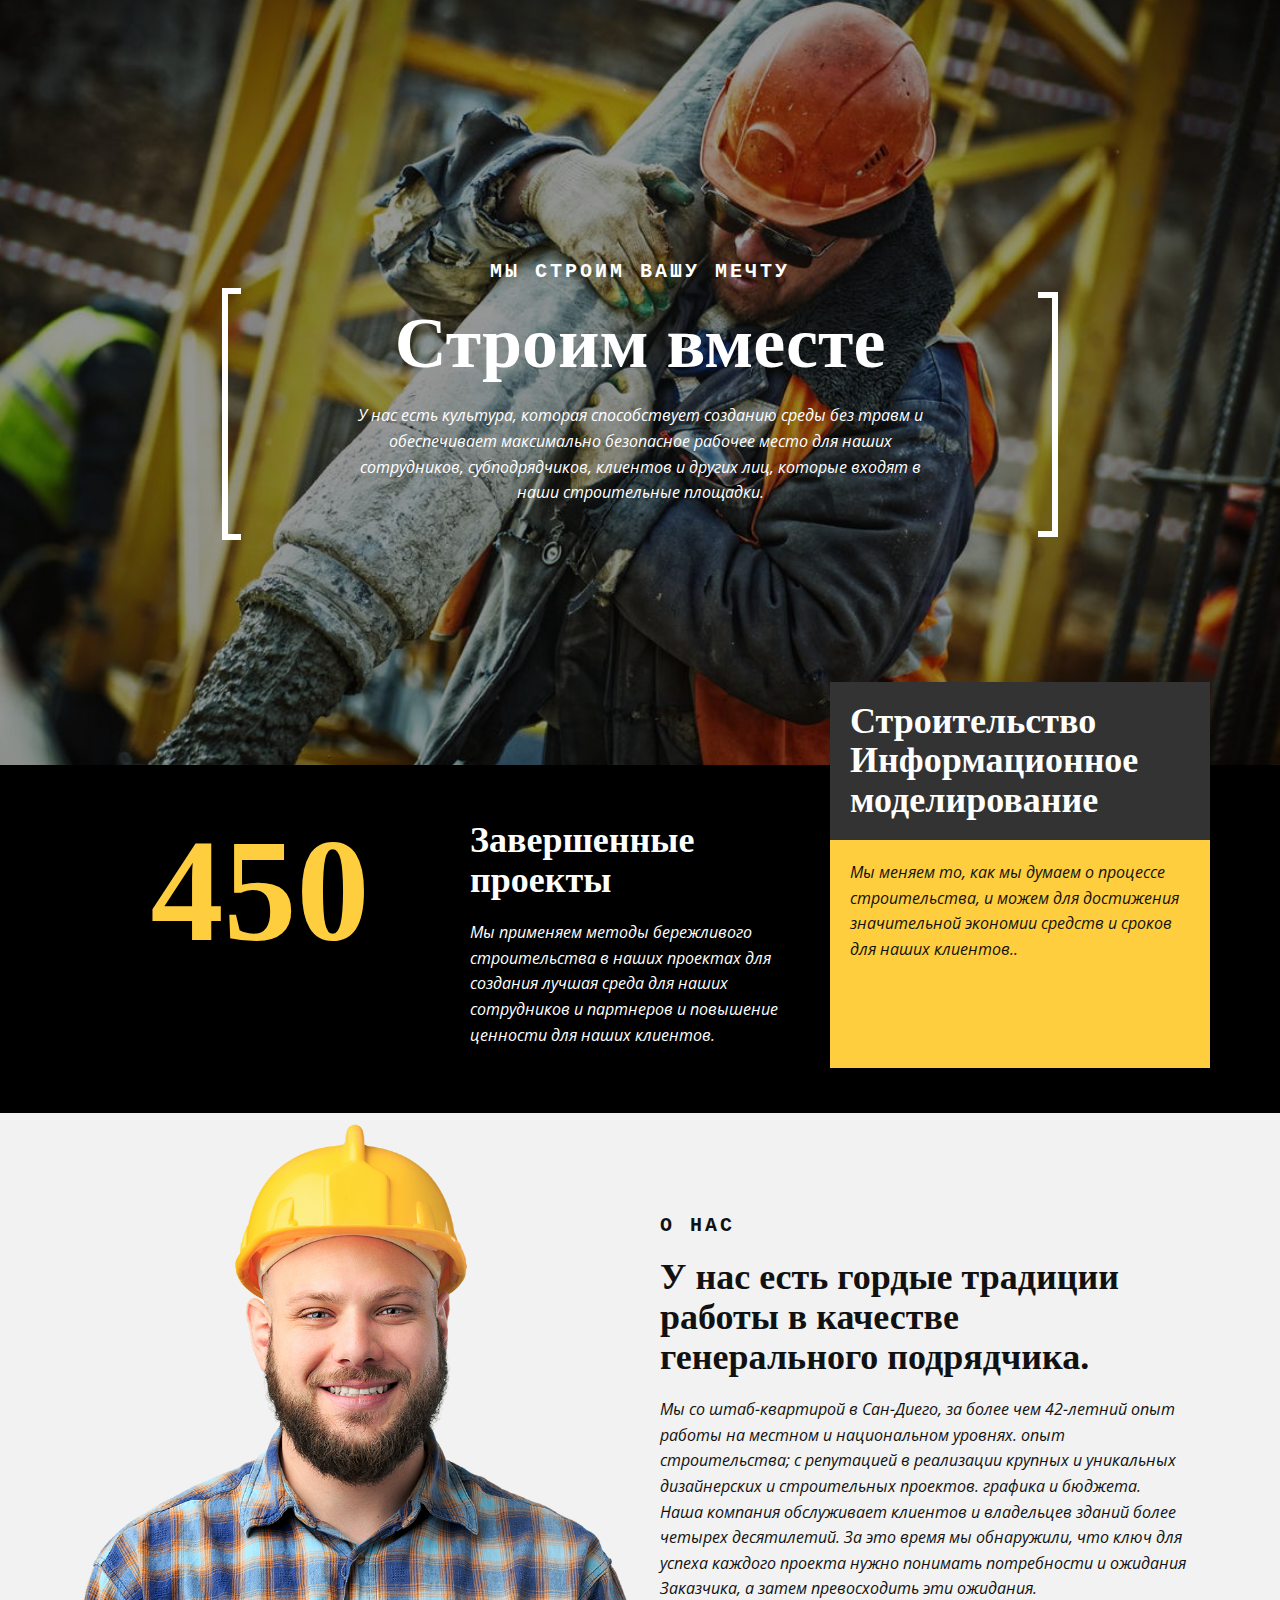
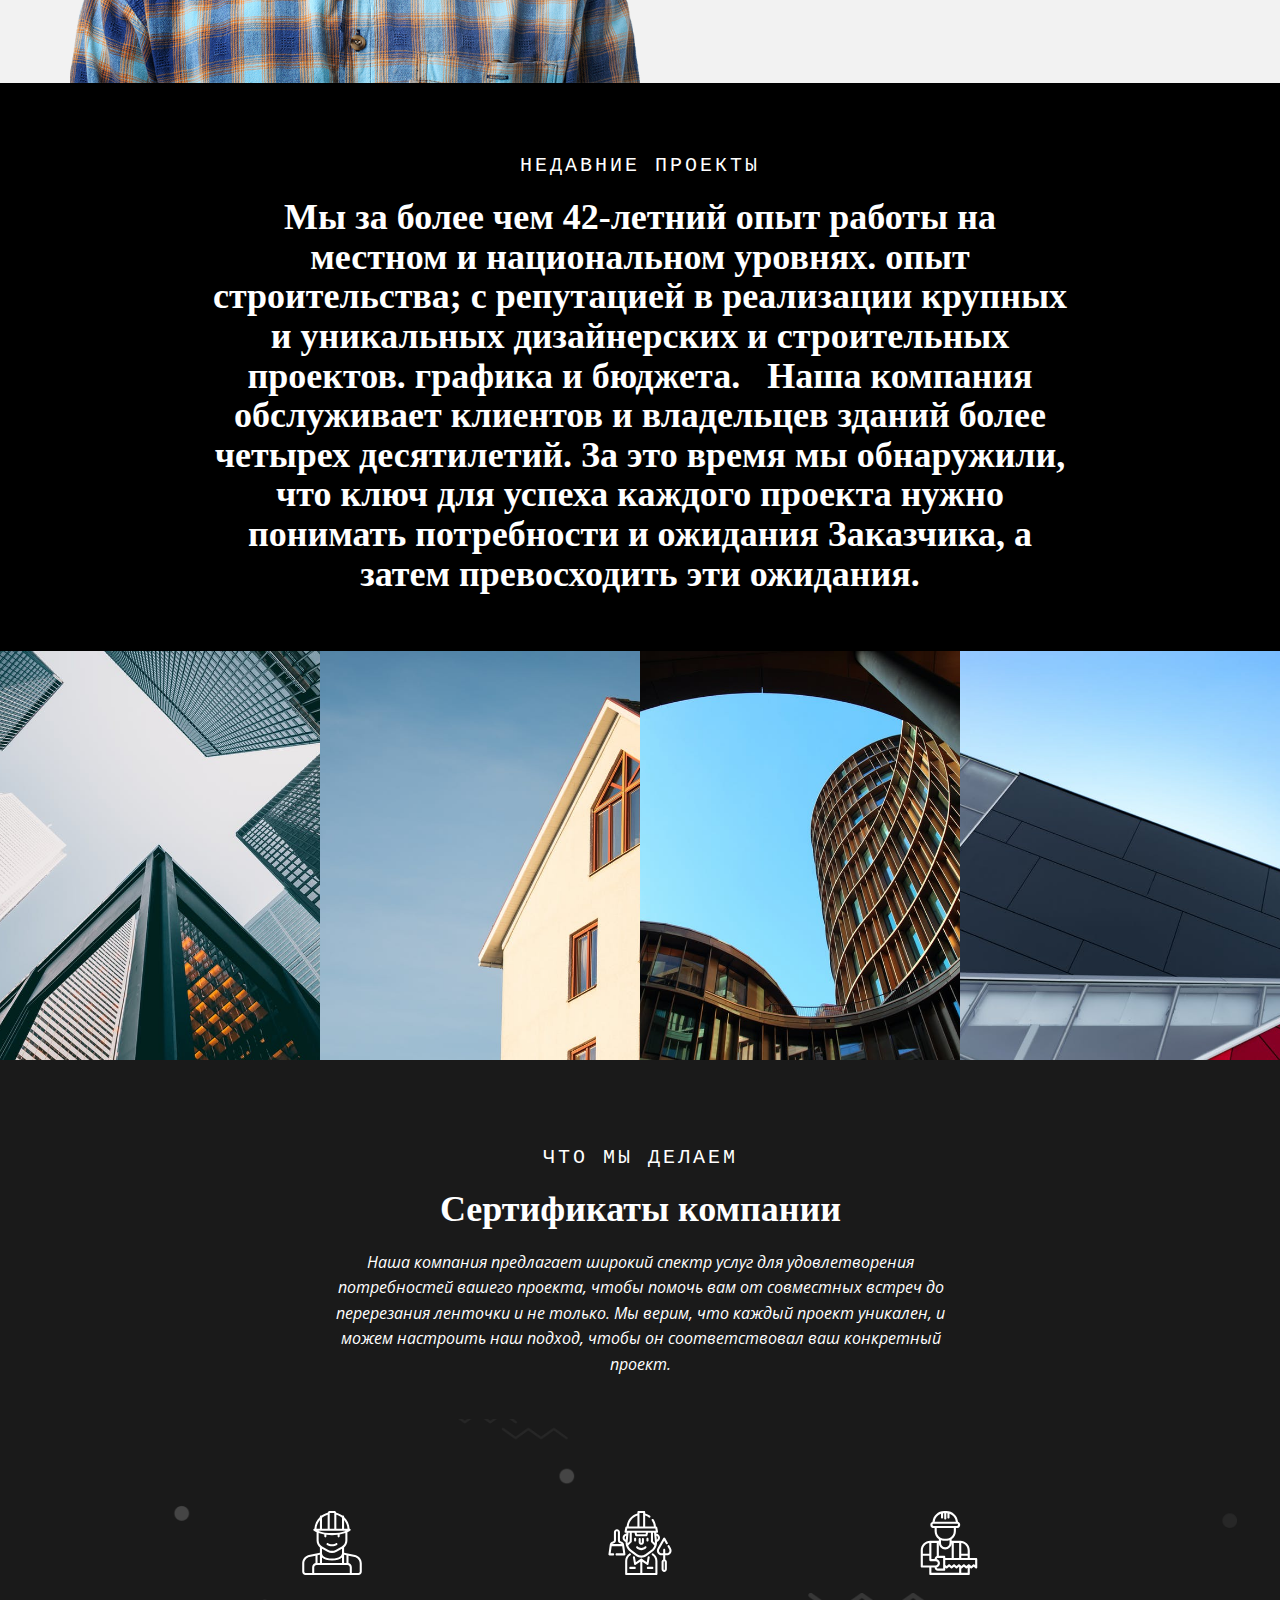
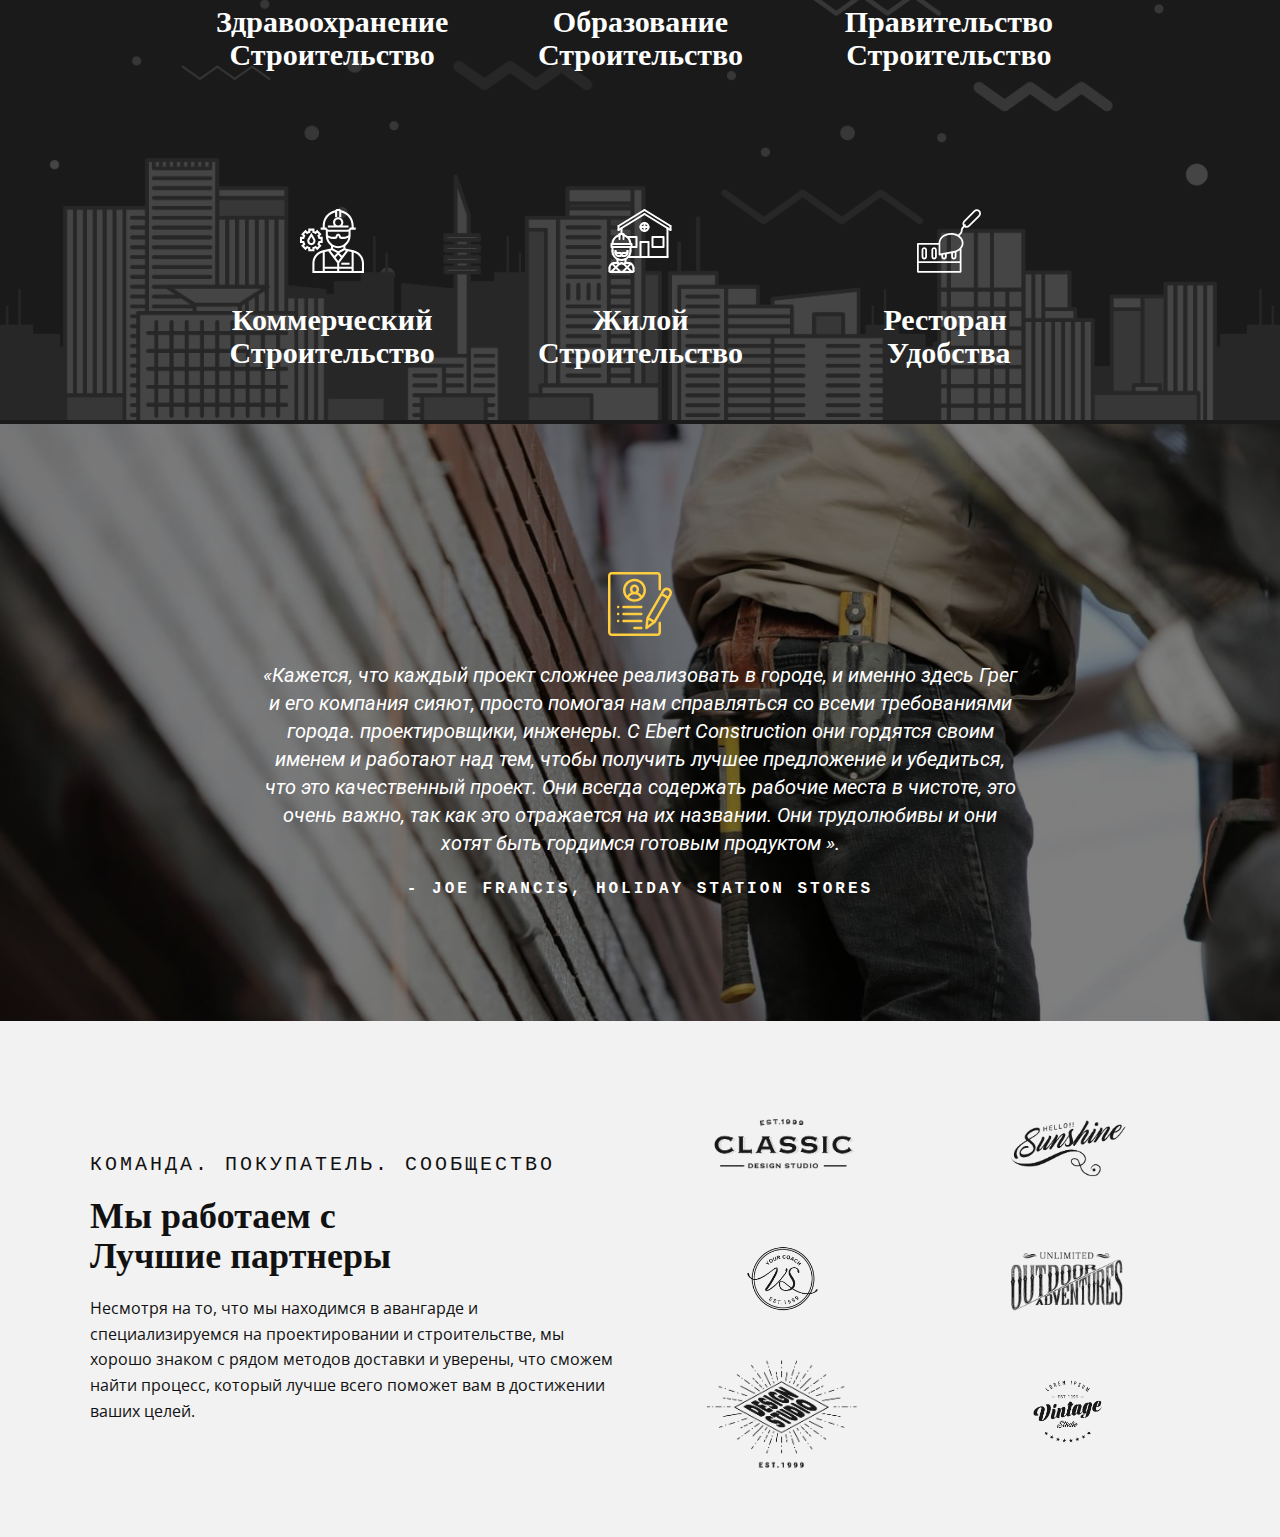
<file: index.html>
<!DOCTYPE html>
<html style="font-size: 16px;">

<head>
  <meta name="viewport" content="width=device-width, initial-scale=1.0">
  <meta charset="utf-8">
  <meta name="keywords"
    content="Building Together, 450, Completed Projects, Building&nbsp;Information Modeling, We has a proud tradition of service as a General Contractor since 1974, Design &amp;Build Package, BuildingRenovation, ProjectManagement, We Offer a Wide Range of Services, Company Certifications, HealthcareBuilding, EducationBuilding, Government
                                            Building, CommercialBuilding, ResidentialBuilding, Restaurant&nbsp;Facilities, We Work With the&nbsp;Best Partners">
  <meta name="description" content="">
  <meta name="page_type" content="np-template-header-footer-from-plugin">
  <title>Главная</title>
  <link rel="stylesheet" href="nicepage.css" media="screen">
  <link rel="stylesheet" href="Главная.css" media="screen">
  <script class="u-script" type="javascript" src="jquery.js" defer=""></script>
  <script class="u-script" type="javascript" src="nicepage.js" defer=""></script>
  <meta name="generator" content="Nicepage 4.0.3, nicepage.com">
  <link id="u-theme-google-font" rel="stylesheet"
    href="https://fonts.googleapis.com/css?family=Roboto:100,100i,300,300i,400,400i,500,500i,700,700i,900,900i|Open+Sans:300,300i,400,400i,600,600i,700,700i,800,800i">










  <script type="application/ld+json">{
		"@context": "http://schema.org",
		"@type": "Organization",
		"name": ""
}</script>
  <meta name="theme-color" content="#834496">
  <meta property="og:title" content="Главная">
  <meta property="og:type" content="website">
</head>

<body data-home-page="Главная.html" data-home-page-title="Главная" class="u-body">
  <section class="u-clearfix u-image u-shading u-section-1" id="sec-0ecc">
    <div class="u-clearfix u-sheet u-sheet-1">
      <div class="u-container-style u-expanded-width-md u-expanded-width-sm u-group u-group-1">
        <div
          class="u-container-layout u-valign-middle-lg u-valign-middle-md u-valign-middle-xl u-valign-middle-xs u-container-layout-1">
          <h5 class="u-align-center u-custom-font u-font-courier-new u-text u-text-1">МЫ СТРОИМ ВАШУ МЕЧТУ</h5>
          <h1 class="u-align-center u-custom-font u-text u-title u-text-2">Строим вместе</h1>
          <p class="u-align-center u-text u-text-3">У нас есть культура, которая способствует созданию среды без травм и
            обеспечивает максимально безопасное рабочее место для наших сотрудников, субподрядчиков, клиентов и других
            лиц, которые входят в наши
            строительные площадки.</p>
          <div class="u-border-6 u-border-white u-shape u-shape-right u-shape-1"></div>
          <div class="u-border-6 u-border-white u-shape u-shape-left u-shape-2"></div>

        </div>
      </div>
    </div>
  </section>
  <section class="u-black u-clearfix u-section-2" id="sec-e8e1">
    <div class="u-clearfix u-sheet u-sheet-1">
      <div class="u-clearfix u-expanded-width u-layout-wrap u-layout-wrap-1">
        <div class="u-layout">
          <div class="u-layout-col">
            <div class="u-size-30">
              <div class="u-layout-row">
                <div class="u-container-style u-layout-cell u-left-cell u-right-cell u-size-60 u-layout-cell-1">
                  <div class="u-container-layout"></div>
                </div>
              </div>
            </div>
            <div class="u-size-30">
              <div class="u-layout-row">
                <div class="u-container-style u-layout-cell u-left-cell u-size-20 u-size-20-md u-layout-cell-2">
                  <div class="u-container-layout u-container-layout-2">
                    <h2 class="u-align-center u-custom-font u-text u-text-palette-4-base u-text-1">450</h2>
                  </div>
                </div>
                <div class="u-container-style u-layout-cell u-size-20 u-size-20-md u-layout-cell-3">
                  <div class="u-container-layout">
                    <h2 class="u-custom-font u-text u-text-2">Завершенные проекты</h2>
                    <p class="u-text u-text-3">Мы применяем методы бережливого строительства в наших проектах для
                      создания
                      лучшая среда для наших сотрудников и партнеров и повышение ценности для наших клиентов.</p>
                  </div>
                </div>
                <div
                  class="u-container-style u-layout-cell u-palette-4-base u-right-cell u-size-20 u-size-20-md u-layout-cell-4">
                  <div class="u-container-layout">
                    <div class="u-container-style u-expanded-width u-grey-80 u-group u-group-1">
                      <div class="u-container-layout u-valign-middle">
                        <h2 class="u-custom-font u-text u-text-4">Строительство&nbsp;<br>Информационное моделирование
                        </h2>
                      </div>
                    </div>
                    <p class="u-text u-text-5">Мы меняем то, как мы думаем о процессе строительства, и можем
                      для достижения значительной экономии средств и сроков для наших клиентов..</p>
                  </div>
                </div>
              </div>
            </div>
          </div>
        </div>
      </div>
    </div>
  </section>
  <section class="u-clearfix u-grey-5 u-section-3" id="sec-6acd">
    <div class="u-clearfix u-sheet u-sheet-1">
      <div class="u-clearfix u-expanded-width u-layout-wrap u-layout-wrap-1">
        <div class="u-layout">
          <div class="u-layout-row">
            <div class="u-container-style u-image u-layout-cell u-left-cell u-size-30 u-image-1">
              <div class="u-container-layout"></div>
            </div>
            <div class="u-container-style u-layout-cell u-right-cell u-size-30 u-layout-cell-2">
              <div class="u-container-layout u-valign-middle u-container-layout-2">
                <h5 class="u-custom-font u-font-courier-new u-text u-text-1">о нас</h5>
                <h2 class="u-custom-font u-text u-text-2">У нас есть гордые традиции работы в качестве генерального
                  подрядчика.</h2>
                <p class="u-text u-text-3">Мы со штаб-квартирой в Сан-Диего, за более чем 42-летний опыт работы на
                  местном и национальном уровнях.
                  опыт строительства; с репутацией в реализации крупных и уникальных дизайнерских и строительных
                  проектов.
                  графика и бюджета. &nbsp; Наша компания
                  обслуживает клиентов и владельцев зданий более четырех десятилетий. За это время мы обнаружили, что
                  ключ
                  для успеха каждого проекта нужно понимать потребности и ожидания Заказчика, а затем превосходить
                  эти ожидания.</p>

              </div>
            </div>
          </div>
        </div>
      </div>
    </div>
  </section>

  <section class="u-black u-clearfix u-section-5" id="sec-be09">
    <div class="u-align-center u-container-style u-group u-group-1">
      <div class="u-container-layout u-valign-middle u-container-layout-1">
        <h5 class="u-custom-font u-font-courier-new u-text u-text-1">Недавние Проекты</h5>
        <h2 class="u-custom-font u-text u-text-2">Мы за более чем 42-летний опыт работы
          на местном и национальном уровнях.
          опыт строительства; с репутацией в реализации крупных и уникальных дизайнерских и строительных проектов.
          графика и бюджета. &nbsp; Наша компания
          обслуживает клиентов и владельцев зданий более четырех десятилетий. За это время мы обнаружили, что ключ
          для успеха каждого проекта нужно понимать потребности и ожидания Заказчика, а затем превосходить
          эти ожидания.</p>
      </div>
    </div>
    <div class="u-clearfix u-expanded-width u-layout-wrap u-layout-wrap-1">
      <div class="u-layout">
        <div class="u-layout-row">
          <div class="u-container-style u-image u-layout-cell u-left-cell u-size-15 u-size-30-md u-image-1">
            <div class="u-container-layout"></div>
          </div>
          <div class="u-container-style u-image u-layout-cell u-size-15 u-size-30-md u-image-2">
            <div class="u-container-layout"></div>
          </div>
          <div class="u-container-style u-image u-layout-cell u-size-15 u-size-30-md u-image-3">
            <div class="u-container-layout"></div>
          </div>
          <div class="u-container-style u-image u-layout-cell u-right-cell u-size-15 u-size-30-md u-image-4">
            <div class="u-container-layout"></div>
          </div>
        </div>
      </div>
    </div>

  </section>
  <section class="u-clearfix u-section-6" id="sec-24ae">
    <img src="881d7f6482a559a539edbbc9163ab486.png" alt="" class="u-expanded-width u-image u-image-default u-image-1">
    <div class="u-align-center u-container-style u-group u-group-1">
      <div class="u-container-layout u-valign-middle u-container-layout-1">
        <h5 class="u-custom-font u-font-courier-new u-text u-text-1">Что мы делаем</h5>
        <h2 class="u-custom-font u-text u-text-2">Сертификаты компании</h2>
        <p class="u-text u-text-3">Наша компания предлагает широкий спектр услуг для удовлетворения потребностей вашего
          проекта, чтобы помочь вам
          от совместных встреч до перерезания ленточки и не только. Мы верим, что каждый проект уникален,
          и можем настроить наш подход, чтобы он соответствовал
          ваш конкретный проект.</p>
      </div>
    </div>
    <div class="u-clearfix u-layout-wrap u-layout-wrap-1">
      <div class="u-layout">
        <div class="u-layout-col">
          <div class="u-size-30 u-size-60-md">
            <div class="u-layout-row">
              <div
                class="u-align-center u-container-style u-layout-cell u-left-cell u-size-20 u-size-20-md u-layout-cell-1">
                <div class="u-container-layout u-valign-middle u-container-layout-2"><span
                    class="u-icon u-icon-circle u-icon-1"><svg class="u-svg-link" preserveAspectRatio="xMidYMin slice"
                      viewBox="0 0 463 463">
                      <use xmlns:xlink="http://www.w3.org/1999/xlink" xlink:href="#svg-e102"></use>
                    </svg><svg xmlns="http://www.w3.org/2000/svg" xmlns:xlink="http://www.w3.org/1999/xlink"
                      version="1.1" id="svg-e102" x="0px" y="0px" viewBox="0 0 463 463"
                      style="enable-background:new 0 0 463 463;" xml:space="preserve" class="u-svg-content">
                      <g>
                        <path
                          d="M398.901,317.619c-0.116-0.028-0.232-0.055-0.35-0.078L319,301.639v-37.662c15.015-11.921,24-30.15,24-49.72v-60.41   c7.883-3.694,14.935-7.818,20.987-12.337c2.589-1.934,3.648-5.308,2.63-8.374S362.731,128,359.5,128h-0.728   C356.819,94.941,342.053,64.709,319,42.858V39.5c0-4.143-3.357-7.5-7.5-7.5c-1.476,0-2.849,0.433-4.009,1.169   c-13.18-9.836-28.37-17.214-44.954-21.362C260.874,5.04,254.772,0,247.5,0h-32c-7.272,0-13.373,5.04-15.037,11.807   c-16.584,4.149-31.774,11.526-44.954,21.362C154.349,32.433,152.976,32,151.5,32c-4.143,0-7.5,3.357-7.5,7.5v3.358   C120.947,64.709,106.181,94.941,104.228,128H103.5c-3.231,0-6.099,2.069-7.117,5.136s0.041,6.44,2.63,8.374   c6.052,4.519,13.105,8.643,20.987,12.337v60.41c0,19.57,8.985,37.799,24,49.72v37.662l-79.552,15.902   c-0.117,0.023-0.233,0.05-0.35,0.078C35.779,324.699,16,350.032,16,379.224V439.5c0,12.958,10.542,23.5,23.5,23.5h384   c12.958,0,23.5-10.542,23.5-23.5v-60.276C447,350.032,427.221,324.699,398.901,317.619z M360,448H103v-40.5   c0-9.098,7.402-16.5,16.5-16.5h224c9.098,0,16.5,7.402,16.5,16.5V448z M197.868,294.426C208.151,300.035,219.779,303,231.5,303   c0.001,0,0.002,0,0.003,0s0.002,0,0.003,0c11.714,0,23.342-2.965,33.625-8.574L304,273.225V303.5c0,18.683-18.987,40.5-72.5,40.5   S159,322.183,159,303.5v-30.275L197.868,294.426z M159,376v-38.879C173.931,350.965,199.242,359,231.5,359   s57.569-8.035,72.5-21.879V376H159z M144,376h-17v-55.667l17-3.398V376z M336,376h-17v-59.065l17,3.398V376z M231.5,160   c-36.231,0-70.59-5.917-96.5-16.088V143h193v0.912C302.09,154.083,267.731,160,231.5,160z M159,49.56   c11.773-9.977,25.654-17.613,41-22.081V128h-41V49.56z M263,27.479c15.346,4.468,29.227,12.104,41,22.081V128h-41V27.479z    M343.722,128H319V64.922C333.208,82.554,342.143,104.444,343.722,128z M215.5,15h32c0.275,0,0.5,0.225,0.5,0.5v2.417   c0,0.001,0,0.003,0,0.005V128h-33V15.5C215,15.225,215.225,15,215.5,15z M144,64.922V128h-24.722   C120.857,104.444,129.792,82.554,144,64.922z M135,214.257v-54.255c12.363,4.428,26.181,7.952,41,10.473V183.5   c0,4.143,3.357,7.5,7.5,7.5s7.5-3.357,7.5-7.5v-10.859c12.981,1.548,26.566,2.359,40.5,2.359s27.519-0.811,40.5-2.359V183.5   c0,4.143,3.357,7.5,7.5,7.5s7.5-3.357,7.5-7.5v-13.025c14.819-2.521,28.637-6.044,41-10.473v54.255   c0,17.759-9.686,34.074-25.276,42.578l-44.775,24.423C249.862,285.669,240.719,288,231.5,288c-0.001,0-0.002,0-0.003,0   s-0.002,0-0.003,0c-9.212,0-18.355-2.331-26.441-6.742l-44.775-24.423C144.686,248.331,135,232.016,135,214.257z M31,439.5v-60.276   c0-22.239,15.028-41.545,36.569-47.01L112,323.332v53.577c-13.759,3.374-24,15.806-24,30.591V448H39.5   C34.813,448,31,444.187,31,439.5z M432,439.5c0,4.687-3.813,8.5-8.5,8.5H375v-40.5c0-14.785-10.241-27.216-24-30.591v-53.577   l44.431,8.882c21.541,5.465,36.569,24.771,36.569,47.01V439.5z">
                        </path>
                        <path
                          d="M195.28,245.48c8.891,6.05,22.092,9.52,36.22,9.52c14.129,0,27.33-3.47,36.22-9.52c3.424-2.33,4.312-6.995,1.98-10.42   c-2.33-3.425-6.995-4.31-10.42-1.98c-6.367,4.333-16.752,6.92-27.78,6.92c-11.027,0-21.412-2.587-27.78-6.92   c-3.423-2.329-8.089-1.444-10.42,1.98S191.856,243.15,195.28,245.48z">
                        </path>
                      </g>
                      <g></g>
                      <g></g>
                      <g></g>
                      <g></g>
                      <g></g>
                      <g></g>
                      <g></g>
                      <g></g>
                      <g></g>
                      <g></g>
                      <g></g>
                      <g></g>
                      <g></g>
                      <g></g>
                      <g></g>
                    </svg></span>
                  <h2 class="u-custom-font u-text u-text-4">Здравоохранение<br>Строительство
                  </h2>

                </div>
              </div>
              <div class="u-align-center u-container-style u-layout-cell u-size-20 u-size-20-md u-layout-cell-2">
                <div class="u-container-layout u-valign-middle u-container-layout-3"><span
                    class="u-icon u-icon-circle u-icon-2"><svg class="u-svg-link" preserveAspectRatio="xMidYMin slice"
                      viewBox="0 0 512 512">
                      <use xmlns:xlink="http://www.w3.org/1999/xlink" xlink:href="#svg-482c"></use>
                    </svg><svg xmlns="http://www.w3.org/2000/svg" xmlns:xlink="http://www.w3.org/1999/xlink"
                      version="1.1" id="svg-482c" x="0px" y="0px" viewBox="0 0 512 512"
                      style="enable-background:new 0 0 512 512;" xml:space="preserve" class="u-svg-content">
                      <g>
                        <g>
                          <path
                            d="M305.965,284.907c-3.246-3.247-8.511-3.247-11.758,0c-15.335,15.335-40.288,15.335-55.624,0    c-3.247-3.247-8.512-3.247-11.758,0c-3.247,3.247-3.247,8.512,0,11.758c10.91,10.91,25.24,16.364,39.57,16.364    c14.33,0,28.661-5.454,39.57-16.364C309.212,293.418,309.212,288.153,305.965,284.907z">
                          </path>
                        </g>
                      </g>
                      <g>
                        <g>
                          <path
                            d="M217.043,214.016c-4.592,0-8.315,3.723-8.315,8.315v13.299c0,4.592,3.723,8.315,8.315,8.315    c4.592,0,8.315-3.723,8.315-8.315V222.33C225.358,217.738,221.635,214.016,217.043,214.016z">
                          </path>
                        </g>
                      </g>
                      <g>
                        <g>
                          <path
                            d="M315.748,214.016c-4.592,0-8.315,3.723-8.315,8.315v13.299c0,4.592,3.723,8.315,8.315,8.315    c4.592,0,8.315-3.723,8.315-8.315V222.33C324.062,217.738,320.341,214.016,315.748,214.016z">
                          </path>
                        </g>
                      </g>
                      <g>
                        <g>
                          <path
                            d="M361.941,339.388c-3.926-2.382-9.04-1.132-11.422,2.793c-2.382,3.926-1.132,9.039,2.793,11.422    c16.037,9.736,25.611,26.723,25.611,45.441v96.327h-104.21v-90.237l36.21,25.724c1.429,1.016,3.115,1.537,4.816,1.537    c1.061,0,2.127-0.203,3.14-0.615c2.634-1.074,4.536-3.421,5.042-6.221l9.869-54.644c0.816-4.519-2.185-8.845-6.704-9.659    c-4.523-0.819-8.845,2.185-9.659,6.704l-7.543,41.761l-38.668-27.471c-2.883-2.049-6.748-2.049-9.632,0l-38.667,27.471    l-7.543-41.761c-0.816-4.519-5.142-7.521-9.659-6.704c-4.519,0.816-7.521,5.141-6.704,9.659l9.869,54.644    c0.505,2.8,2.408,5.147,5.042,6.221c2.634,1.073,5.635,0.726,7.955-0.921l36.208-25.724v90.237h-104.21v-96.327    c0-18.721,9.571-35.708,25.6-45.441c3.926-2.384,5.175-7.498,2.793-11.422c-2.382-3.926-7.496-5.176-11.422-2.793    c-21.039,12.773-33.6,35.074-33.6,59.656v104.642c0,4.592,3.723,8.315,8.315,8.315h241.678c4.592,0,8.315-3.723,8.315-8.315    V399.043C395.552,374.466,382.987,352.166,361.941,339.388z">
                          </path>
                        </g>
                      </g>
                      <g>
                        <g>
                          <path
                            d="M279.145,215.093c-4.592,0-8.315,3.723-8.315,8.315v26.083c0,2.446-1.989,4.434-4.434,4.434    c-2.446,0-4.435-1.989-4.435-4.434v-26.083c0-4.592-3.723-8.315-8.315-8.315c-4.592,0-8.315,3.723-8.315,8.315v26.083    c0,11.615,9.45,21.064,21.064,21.064c11.615,0,21.064-9.449,21.064-21.064v-26.083    C287.459,218.816,283.736,215.093,279.145,215.093z">
                          </path>
                        </g>
                      </g>
                      <g>
                        <g>
                          <path
                            d="M416.262,214.93c0-17.578-13.344-32.094-30.438-33.969l-0.667-6.911h6.851c2.492,0,4.852-1.117,6.432-3.045    c1.579-1.928,2.211-4.461,1.721-6.906l-6.674-33.258c-0.779-3.883-4.191-6.678-8.153-6.678h-1.722    c-1.439-20.56-8.196-40.252-19.774-57.39c-2.57-3.805-7.738-4.805-11.545-2.235c-3.805,2.571-4.806,7.739-2.235,11.545    c9.714,14.378,15.48,30.854,16.884,48.081h-69.509V36.457c10.561,3.397,20.433,8.509,29.448,15.273    c1.497,1.123,3.247,1.664,4.984,1.664c2.526,0,5.023-1.148,6.657-3.325c2.756-3.673,2.012-8.884-1.661-11.64    c-11.943-8.962-25.181-15.44-39.428-19.315V8.315c0-4.592-3.723-8.315-8.315-8.315h-45.453c-4.592,0-8.315,3.723-8.315,8.315    v10.83c-23.336,6.396-44.407,20.015-59.872,38.877c-15.39,18.771-24.55,41.993-26.274,66.141h-1.758    c-3.962,0-7.375,2.796-8.153,6.682l-6.663,33.258c-0.489,2.443,0.142,4.977,1.722,6.903c1.579,1.927,3.939,3.044,6.431,3.044    h6.852l-0.667,6.909c-17.096,1.867-30.444,16.386-30.444,33.97c0.001,15.384,10.093,28.414,24.148,32.693    c-0.42,9.605,0.645,19.162,3.205,28.478c5.531,20.081,17.859,37.884,34.713,50.126l45.509,33.07    c12.649,9.193,27.47,13.788,42.298,13.787c14.824-0.001,29.655-4.596,42.309-13.787l45.505-33.069    c16.924-12.289,29.274-30.186,34.777-50.396c2.513-9.238,3.555-18.708,3.134-28.214    C406.176,243.332,416.262,230.307,416.262,214.93z M142.206,230.292c-5.413-2.992-9.05-8.748-9.05-15.362    c0-7.791,5.107-14.404,12.146-16.689L142.206,230.292z M251.984,25.73c0.001-0.072,0.001-0.144,0-0.217v-8.883h28.824v107.533    h-28.824V25.73z M235.354,36.489v87.674h-69.492C169.234,83.75,196.947,48.925,235.354,36.489z M157.555,244.348l6.79-70.298    h9.301v66.954l-16.222,16.228C157.107,252.958,157.139,248.655,157.555,244.348z M344.441,312.773l-45.506,33.069    c-19.463,14.135-45.607,14.135-65.058,0.001l-45.51-33.071c-12.4-9.008-21.796-21.69-26.872-36.091l26.346-26.356    c1.559-1.559,2.435-3.673,2.435-5.878V174.05h21.939l5.29,21.398c0.918,3.712,4.248,6.319,8.072,6.319h81.637    c3.824,0,7.154-2.607,8.072-6.319l5.29-21.398h22.877v70.397c0,2.205,0.876,4.319,2.435,5.878l25.653,25.663    C366.521,290.69,357.034,303.629,344.441,312.773z M229.347,174.052h74.099l-2.74,11.086h-68.618L229.347,174.052z     M375.433,256.36l-15.351-15.357V174.05h8.369l6.791,70.304C375.633,248.365,375.683,252.374,375.433,256.36z M150.932,157.421    l3.331-16.629h224.26l3.337,16.629H150.932z M390.59,230.287l-3.095-32.04c7.036,2.288,12.139,8.898,12.139,16.684    C399.634,221.54,396.001,227.294,390.59,230.287z">
                          </path>
                        </g>
                      </g>
                      <g>
                        <g>
                          <path
                            d="M354.534,446.771h-35.476c-4.592,0-8.315,3.723-8.315,8.315c0,4.592,3.723,8.315,8.315,8.315h35.476    c4.592,0,8.315-3.723,8.315-8.315C362.848,450.494,359.126,446.771,354.534,446.771z">
                          </path>
                        </g>
                      </g>
                      <g>
                        <g>
                          <path
                            d="M213.74,446.771h-35.476c-4.592,0-8.315,3.723-8.315,8.315c0,4.592,3.723,8.315,8.315,8.315h35.476    c4.592,0,8.315-3.723,8.315-8.315C222.054,450.494,218.332,446.771,213.74,446.771z">
                          </path>
                        </g>
                      </g>
                      <g>
                        <g>
                          <path
                            d="M503.241,297.011l-12.063-20.894c-2.297-3.978-7.382-5.34-11.358-3.043c-3.977,2.296-5.339,7.381-3.043,11.358    l12.063,20.894c3.952,6.847,3.953,15.022,0,21.869c-3.953,6.847-11.033,10.934-18.938,10.934h-11.848v-28.27    c0-4.592-3.723-8.315-8.315-8.315s-8.315,3.723-8.315,8.315v28.268h-11.849c-7.906,0-14.985-4.087-18.938-10.934    c-3.953-6.847-3.952-15.022,0-21.869l39.101-67.725l13.834,23.961c2.296,3.978,7.382,5.34,11.358,3.043    c3.977-2.296,5.339-7.381,3.043-11.358l-21.035-36.432c-1.486-2.572-4.229-4.157-7.2-4.157c-2.971,0-5.715,1.585-7.2,4.157    l-46.301,80.197c-6.959,12.053-6.959,26.445,0,38.498s19.423,19.249,33.34,19.249h11.849V387.5    c-7.567,3.239-12.885,10.757-12.885,19.496v59.594c0,11.689,9.51,21.2,21.2,21.2s21.2-9.51,21.2-21.2v-59.594    c0-8.739-5.317-16.257-12.885-19.496v-32.744h11.848c13.918,0,26.382-7.196,33.341-19.249    C510.201,323.455,510.201,309.063,503.241,297.011z M454.31,466.59c0,2.52-2.05,4.571-4.571,4.571    c-2.521,0-4.571-2.05-4.571-4.571v-59.594c0-2.52,2.05-4.57,4.571-4.57c2.521,0,4.571,2.05,4.571,4.57V466.59z">
                          </path>
                        </g>
                      </g>
                      <g>
                        <g>
                          <path
                            d="M139.48,345.882l-10.347-73.764c-0.02-0.145-0.053-0.287-0.081-0.43c-0.728-13.78-10.833-25.188-24.602-27.427    l-0.523-0.085c-4.724-0.768-8.153-4.799-8.153-9.585v-65.303c0-13.358-10.867-24.224-24.224-24.224    c-13.358,0-24.224,10.867-24.224,24.224v65.303c0,4.786-3.429,8.817-8.154,9.585l-0.52,0.084    c-13.772,2.241-23.878,13.65-24.605,27.432c-0.028,0.142-0.06,0.282-0.08,0.426L3.62,345.881c-0.335,2.384,0.38,4.795,1.96,6.611    c1.579,1.816,3.868,2.859,6.275,2.859h29.071c4.592,0,8.315-3.723,8.315-8.315c0-4.592-3.723-8.315-8.315-8.315H21.414    l8.015-57.134h84.239l8.014,57.135H68.64c-4.592,0-8.315,3.723-8.315,8.315c0,4.592,3.723,8.315,8.315,8.315h62.607    c2.407,0,4.695-1.042,6.275-2.859S139.815,348.266,139.48,345.882z M33.663,264.959c1.901-2.218,4.57-3.783,7.658-4.285    l0.52-0.084c12.812-2.084,22.112-13.018,22.112-25.999v-65.303c0-4.188,3.407-7.595,7.595-7.595s7.595,3.407,7.595,7.595v65.303    c0,12.981,9.3,23.915,22.11,25.998l0.523,0.085c3.089,0.502,5.756,2.065,7.656,4.285H33.663z">
                          </path>
                        </g>
                      </g>
                      <g></g>
                      <g></g>
                      <g></g>
                      <g></g>
                      <g></g>
                      <g></g>
                      <g></g>
                      <g></g>
                      <g></g>
                      <g></g>
                      <g></g>
                      <g></g>
                      <g></g>
                      <g></g>
                      <g></g>
                    </svg></span>
                  <h2 class="u-custom-font u-text u-text-6">Образование<br>Строительство
                  </h2>
                </div>
              </div>
              <div
                class="u-align-center u-container-style u-layout-cell u-right-cell u-size-20 u-size-20-md u-layout-cell-3">
                <div class="u-container-layout u-valign-middle u-container-layout-4"><span
                    class="u-icon u-icon-circle u-icon-3"><svg class="u-svg-link" preserveAspectRatio="xMidYMin slice"
                      viewBox="0 0 480 480">
                      <use xmlns:xlink="http://www.w3.org/1999/xlink" xlink:href="#svg-c150"></use>
                    </svg><svg xmlns="http://www.w3.org/2000/svg" xmlns:xlink="http://www.w3.org/1999/xlink"
                      version="1.1" id="svg-c150" x="0px" y="0px" viewBox="0 0 480 480"
                      style="enable-background:new 0 0 480 480;" xml:space="preserve" class="u-svg-content">
                      <g>
                        <g>
                          <path
                            d="M444,352h-48v-56c-0.048-39.744-32.256-71.952-72-72h-64v-12.376c19.942-13.295,31.943-35.657,32-59.624v-24h8    c13.219,0.033,23.963-10.656,23.996-23.876c0.026-10.311-6.555-19.48-16.332-22.756C304.171,35.516,265.985,0.072,220,0h-16    c-45.985,0.072-84.171,35.516-87.664,81.368c-12.535,4.2-19.292,17.765-15.092,30.3C104.52,121.445,113.689,128.026,124,128h8v24    c0.054,23.968,12.056,46.331,32,59.624V224h-64c-39.744,0.048-71.952,32.256-72,72v120c0,4.418,3.582,8,8,8h56v48    c0,4.418,3.582,8,8,8h288c4.418,0,8-3.582,8-8v-46.936l5.752,4.984c3.006,2.602,7.466,2.602,10.472,0l13.272-11.472l13.272,11.472    c0.396,0.289,0.819,0.538,1.264,0.744c0.33,0.233,0.677,0.439,1.04,0.616c0.93,0.382,1.923,0.583,2.928,0.592    c1.102-0.004,2.192-0.235,3.2-0.68c0.207-0.126,0.407-0.262,0.6-0.408c0.761-0.391,1.453-0.905,2.048-1.52    c0.056-0.072,0.152-0.088,0.208-0.16c0.21-0.31,0.395-0.636,0.552-0.976c0.323-0.464,0.591-0.963,0.8-1.488    c0.182-0.534,0.306-1.087,0.368-1.648c0.102-0.367,0.177-0.742,0.224-1.12v-64C452,355.582,448.418,352,444,352z M332,240.568    c27.535,4.013,47.965,27.606,48,55.432v24h-48V240.568z M332,336h48v16h-48V336z M276,240h40v112h-40V240z M180,20.184V48    c0,4.418,3.582,8,8,8s8-3.582,8-8V16.488c2.655-0.312,5.326-0.475,8-0.488v40c0,4.418,3.582,8,8,8s8-3.582,8-8V16    c2.674,0.013,5.345,0.176,8,0.488V48c0,4.418,3.582,8,8,8s8-3.582,8-8V20.184c25.975,9.22,44.43,32.431,47.56,59.816H132.44    C135.57,52.615,154.025,29.404,180,20.184z M124,112c-4.418,0-8-3.582-8-8s3.582-8,8-8h176c4.418,0,8,3.582,8,8s-3.582,8-8,8H124z     M148,152v-24h128v24c-0.011,20.014-10.712,38.498-28.064,48.472c-8.474,4.955-18.119,7.554-27.936,7.528h-16    c-9.844,0.021-19.512-2.598-28-7.584C158.681,190.445,148.004,171.984,148,152z M244,219.896V240c0,17.673-14.327,32-32,32    c-17.673,0-32-14.327-32-32v-20.12c1.488,0.536,3.016,0.968,4.544,1.4c0.312,0.088,0.608,0.2,0.912,0.32    c2.676,0.69,5.39,1.224,8.128,1.6c0.656,0.096,1.304,0.176,1.96,0.248c2.805,0.353,5.629,0.537,8.456,0.552h16    c2.824-0.019,5.645-0.204,8.448-0.552c0.664-0.08,1.32-0.16,1.976-0.256c2.722-0.379,5.419-0.913,8.08-1.6    c0.352-0.096,0.696-0.224,1.048-0.328C241.048,220.848,242.544,220.416,244,219.896z M164,240c0,26.51,21.49,48,48,48    c26.51,0,48-21.49,48-48v112h-48v-8c0-4.418-3.582-8-8-8h-40V240z M156,352h40v80h-40c-4.418,0-8-3.582-8-8v-1.008    c1.086-0.321,2.155-0.7,3.2-1.136c0.48-0.176,0.984-0.304,1.456-0.504c1.76-0.76,3.447-1.678,5.04-2.744    c0.344-0.232,0.64-0.52,0.976-0.76c1.214-0.872,2.368-1.823,3.456-2.848c0.48-0.472,0.904-0.984,1.36-1.48    c0.856-0.909,1.657-1.868,2.4-2.872c0.424-0.592,0.8-1.2,1.2-1.816c0.645-1.031,1.227-2.099,1.744-3.2    c0.312-0.656,0.624-1.304,0.896-1.984c0.47-1.236,0.863-2.5,1.176-3.784c0.16-0.624,0.36-1.216,0.48-1.848    c0.811-3.959,0.811-8.041,0-12c-0.12-0.632-0.32-1.224-0.48-1.848c-0.313-1.284-0.706-2.548-1.176-3.784    c-0.272-0.68-0.584-1.328-0.896-1.984c-0.517-1.101-1.099-2.169-1.744-3.2c-0.384-0.616-0.8-1.224-1.2-1.816    c-0.743-1.004-1.544-1.963-2.4-2.872c-0.456-0.496-0.88-1.008-1.36-1.48c-1.088-1.025-2.242-1.976-3.456-2.848    c-0.336-0.24-0.632-0.528-0.976-0.76c-1.593-1.066-3.28-1.984-5.04-2.744c-0.472-0.2-0.976-0.328-1.456-0.504    c-1.045-0.436-2.114-0.815-3.2-1.136V360C148,355.582,151.582,352,156,352z M108,240h40v97.472    c-9.555,3.378-15.958,12.394-16,22.528h-24V240z M44,296c0.035-27.826,20.465-51.419,48-55.432V320H44V296z M44,408v-72h48v32    c0,4.418,3.582,8,8,8h40c8.837,0,16,7.163,16,16s-7.163,16-16,16H44z M316,424v40H108v-40h24c0,13.255,10.745,24,24,24h48    c4.418,0,8-3.582,8-8v-14.472l5.208,4.512c3.007,2.607,7.473,2.607,10.48,0l13.2-11.448l13.216,11.448    c3.007,2.607,7.473,2.607,10.48,0l13.208-11.448L291,430.04c3.007,2.607,7.473,2.607,10.48,0l13.216-11.448l2.192,1.904    C316.324,421.579,316.02,422.779,316,424z M380,464h-48v-32.2c2.289,0.385,4.63-0.259,6.4-1.76l13.216-11.456l13.184,11.464    c3.007,2.607,7.473,2.607,10.48,0l4.72-4.096V464z M436,406.512l-5.28-4.56c-3.004-2.597-7.46-2.597-10.464,0h0l-13.264,11.472    l-13.24-11.472c-3.007-2.607-7.473-2.607-10.48,0l-13.232,11.464l-13.24-11.464c-3.007-2.607-7.473-2.607-10.48,0l-13.2,11.448    l-13.184-11.448c-3.007-2.607-7.473-2.607-10.48,0l-13.216,11.456l-13.208-11.448c-3.008-2.611-7.48-2.611-10.488,0l-13.2,11.448    l-13.216-11.448c-3.007-2.607-7.473-2.607-10.48,0l-13.2,11.448L212,404.352V368h224V406.512z">
                          </path>
                        </g>
                      </g>
                      <g></g>
                      <g></g>
                      <g></g>
                      <g></g>
                      <g></g>
                      <g></g>
                      <g></g>
                      <g></g>
                      <g></g>
                      <g></g>
                      <g></g>
                      <g></g>
                      <g></g>
                      <g></g>
                      <g></g>
                    </svg></span>
                  <h2 class="u-custom-font u-text u-text-8">Правительство<br>Строительство
                  </h2>
                </div>
              </div>
            </div>
          </div>
          <div class="u-size-30 u-size-60-md">
            <div class="u-layout-row">
              <div
                class="u-align-center u-container-style u-layout-cell u-left-cell u-size-20 u-size-20-md u-layout-cell-4">
                <div class="u-container-layout u-valign-middle u-container-layout-5"><span
                    class="u-icon u-icon-circle u-icon-4"><svg class="u-svg-link" preserveAspectRatio="xMidYMin slice"
                      viewBox="0 0 496 496">
                      <use xmlns:xlink="http://www.w3.org/1999/xlink" xlink:href="#svg-e689"></use>
                    </svg><svg xmlns="http://www.w3.org/2000/svg" xmlns:xlink="http://www.w3.org/1999/xlink"
                      version="1.1" id="svg-e689" x="0px" y="0px" viewBox="0 0 496 496"
                      style="enable-background:new 0 0 496 496;" xml:space="preserve" class="u-svg-content">
                      <g>
                        <g>
                          <g>
                            <path
                              d="M414.56,319.488L352,305.584v-19.768c24.176-17.448,40-45.792,40-77.816v-42.648c1.656-1.64,3.216-3.392,4.552-5.352H408     h8h16v-16h-16v-16c0-57.24-41.336-106.672-97.048-117.528C316.696,4.376,310.872,0,304,0h-16     c-6.872,0-12.696,4.376-14.952,10.472C217.336,21.328,176,70.76,176,128v16h-16v16h16h8h11.448c1.344,1.96,2.896,3.72,4.552,5.36     V208c0,32.024,15.824,60.368,40,77.816v19.768l-62.56,13.904C129.488,330.144,96,371.888,96,421.008V496h400v-74.992     C496,371.888,462.512,330.144,414.56,319.488z M176,480h-64v-58.992c0-39.856,26.088-73.904,64-84.592V480z M355.872,322.832     l-29.88,39.848l-21.816-21.816l40.864-20.432L355.872,322.832z M296,327.056l-40-20V295.16c12.192,5.616,25.712,8.84,40,8.84     c14.288,0,27.808-3.224,40-8.84v11.896L296,327.056z M207.152,148.424L204.944,144H192v-16c0-48.2,33.8-90.104,80-101.064V64h16     V16h16v48h16V26.936C366.2,37.896,400,79.8,400,128v16h-12.944l-2.208,4.424C381.272,155.56,374.096,160,366.112,160H225.888     C217.896,160,210.72,155.568,207.152,148.424z M216,174.624c3.168,0.88,6.48,1.376,9.888,1.376h140.216     c3.408,0,6.72-0.504,9.888-1.376v28.432l-10.688,5.344c-9.936,4.968-21.072,7.6-32.184,7.6H320c-1.336,0-2.512-0.856-2.936-2.12     l-2.944-8.832C311.504,197.248,304.224,192,296,192s-15.504,5.248-18.128,13.064l-2.928,8.808     C274.512,215.144,273.336,216,272,216h-13.12c-11.12,0-22.248-2.632-32.192-7.6L216,203.056V174.624z M217.24,221.568     l2.288,1.144c12.16,6.08,25.768,9.288,39.352,9.288H272c8.224,0,15.504-5.248,18.128-13.064l2.928-8.808     c0.856-2.544,5.04-2.536,5.88-0.008l2.944,8.832c2.616,7.8,9.896,13.048,18.12,13.048h13.12c13.584,0,27.192-3.208,39.352-9.288     l2.288-1.144C368.288,259.224,335.48,288,296,288C256.52,288,223.712,259.224,217.24,221.568z M246.96,320.424l40.864,20.432     l-21.816,21.816l-29.88-39.848L246.96,320.424z M288,480h-96v-16h96V480z M288,448h-96V332.64l26.984-5.992L288,418.664V448z      M275.704,375.6L296,355.312l20.296,20.296L296,402.664L275.704,375.6z M400,480h-96v-16h96V480z M400,448h-96v-29.336     l69.016-92.024l26.984,6V448z M480,480h-64V336.416c37.912,10.688,64,44.744,64,84.592V480z">
                            </path>
                            <path
                              d="M376,128h-48.208c5.08-6.704,8.208-14.96,8.208-24c0-22.056-17.944-40-40-40c-22.056,0-40,17.944-40,40     c0,9.04,3.128,17.296,8.208,24H216v16h160V128z M296,128c-13.232,0-24-10.768-24-24s10.768-24,24-24s24,10.768,24,24     S309.232,128,296,128z">
                            </path>
                            <rect x="320" y="416" width="64" height="16"></rect>
                            <path
                              d="M120,248v-1.352c0-5.808-1.576-11.504-4.56-16.464L88,184.448l-27.44,45.728C57.576,235.152,56,240.84,56,246.648V248     c0,17.648,14.352,32,32,32S120,265.648,120,248z M72,248v-1.352c0-2.904,0.792-5.744,2.28-8.232L88,215.552l13.72,22.872     c1.488,2.48,2.28,5.32,2.28,8.224V248c0,8.824-7.176,16-16,16S72,256.824,72,248z">
                            </path>
                            <path
                              d="M112,328v-20.176c2.384-0.84,4.712-1.808,6.984-2.888l14.272,14.264l33.936-33.944l-14.264-14.272     c1.08-2.272,2.048-4.608,2.888-6.984H176v-48h-20.176c-0.84-2.376-1.816-4.712-2.888-6.984l14.264-14.272L133.264,160.8     l-14.272,14.264c-2.272-1.08-4.6-2.048-6.984-2.888V152H64v20.176c-2.384,0.84-4.712,1.808-6.984,2.888L42.744,160.8     L8.808,194.744l14.264,14.272c-1.08,2.272-2.048,4.608-2.896,6.984H0v48h20.176c0.84,2.376,1.816,4.712,2.888,6.984L8.8,285.256     L42.736,319.2l14.272-14.264c2.28,1.072,4.608,2.04,6.992,2.888V328H112z M59.608,288.2l-5.344-3.16l-11.52,11.52l-11.312-11.32     l11.52-11.52l-3.152-5.336c-2.648-4.48-4.656-9.328-5.968-14.4L32.288,248H16v-16h16.288l1.544-6     c1.312-5.072,3.32-9.92,5.968-14.4l3.152-5.336l-11.52-11.52l11.312-11.32l11.52,11.52l5.344-3.16     c4.472-2.64,9.312-4.64,14.392-5.952l6-1.536V168h16v16.296l6,1.544c5.08,1.312,9.92,3.312,14.392,5.952l5.344,3.16l11.52-11.52     l11.312,11.32l-11.52,11.52l3.152,5.336c2.648,4.48,4.656,9.328,5.968,14.4l1.544,5.992H160v16h-16.288l-1.544,6     c-1.312,5.072-3.32,9.92-5.968,14.4l-3.152,5.336l11.52,11.52l-11.312,11.32l-11.52-11.52l-5.344,3.16     c-4.472,2.64-9.312,4.64-14.392,5.952l-6,1.536V312H80v-16.296l-6-1.544C68.92,292.84,64.08,290.84,59.608,288.2z">
                            </path>
                          </g>
                        </g>
                      </g>
                      <g></g>
                      <g></g>
                      <g></g>
                      <g></g>
                      <g></g>
                      <g></g>
                      <g></g>
                      <g></g>
                      <g></g>
                      <g></g>
                      <g></g>
                      <g></g>
                      <g></g>
                      <g></g>
                      <g></g>
                    </svg></span>
                  <h2 class="u-custom-font u-text u-text-10">Коммерческий<br>Строительство
                  </h2>
                </div>
              </div>
              <div class="u-align-center u-container-style u-layout-cell u-size-20 u-size-20-md u-layout-cell-5">
                <div class="u-container-layout u-valign-middle u-container-layout-6"><span
                    class="u-icon u-icon-circle u-icon-5"><svg class="u-svg-link" preserveAspectRatio="xMidYMin slice"
                      viewBox="0 0 512.012 512.012">
                      <use xmlns:xlink="http://www.w3.org/1999/xlink" xlink:href="#svg-10b6"></use>
                    </svg><svg xmlns="http://www.w3.org/2000/svg" xmlns:xlink="http://www.w3.org/1999/xlink"
                      version="1.1" id="svg-10b6" x="0px" y="0px" viewBox="0 0 512.012 512.012"
                      style="enable-background:new 0 0 512.012 512.012;" xml:space="preserve" class="u-svg-content">
                      <g>
                        <g>
                          <path
                            d="M52.004,423.996c-26.472,0-48,21.528-48,48c0,4.424,3.576,8,8,8s8-3.576,8-8c0-17.648,14.352-32,32-32    c4.424,0,8-3.576,8-8S56.428,423.996,52.004,423.996z">
                          </path>
                        </g>
                      </g>
                      <g>
                        <g>
                          <path
                            d="M76.004,423.996h-24c-4.424,0-8,3.576-8,8s3.576,8,8,8h24c4.424,0,8-3.576,8-8S80.428,423.996,76.004,423.996z">
                          </path>
                        </g>
                      </g>
                      <g>
                        <g>
                          <path
                            d="M12.004,463.996c-4.424,0-8,3.576-8,8v24c0,4.424,3.576,8,8,8s8-3.576,8-8v-24    C20.004,467.572,16.428,463.996,12.004,463.996z">
                          </path>
                        </g>
                      </g>
                      <g>
                        <g>
                          <path
                            d="M20.004,495.988c-0.48-4.208-3.888-7.744-8.416-7.536c-4.24,0.232-7.584,3.296-7.584,7.544c0,8.824,7.176,16,16,16    c4.424,0,8-3.584,8-8.008C28.004,499.572,24.42,495.988,20.004,495.988z">
                          </path>
                        </g>
                      </g>
                      <g>
                        <g>
                          <path
                            d="M164.004,423.996c-4.424,0-8,3.576-8,8s3.576,8,8,8c17.648,0,32,14.352,32,32c0,4.424,3.576,8,8,8s8-3.576,8-8    C212.004,445.524,190.476,423.996,164.004,423.996z">
                          </path>
                        </g>
                      </g>
                      <g>
                        <g>
                          <path
                            d="M164.004,423.996h-24c-4.424,0-8,3.576-8,8s3.576,8,8,8h24c4.424,0,8-3.576,8-8S168.428,423.996,164.004,423.996z">
                          </path>
                        </g>
                      </g>
                      <g>
                        <g>
                          <path
                            d="M204.004,463.996c-4.424,0-8,3.576-8,8v24c0,4.424,3.576,8,8,8s8-3.576,8-8v-24    C212.004,467.572,208.428,463.996,204.004,463.996z">
                          </path>
                        </g>
                      </g>
                      <g>
                        <g>
                          <path
                            d="M204.004,487.996c-4.424,0-8,3.576-8,8c-4.424,0-8,3.576-8,8s3.576,8,8,8c8.824,0,16-7.176,16-16    C212.004,491.572,208.428,487.996,204.004,487.996z">
                          </path>
                        </g>
                      </g>
                      <g>
                        <g>
                          <path
                            d="M196.004,495.996h-176c-4.424,0-8,3.576-8,8s3.576,8,8,8h176c4.424,0,8-3.576,8-8S200.428,495.996,196.004,495.996z">
                          </path>
                        </g>
                      </g>
                      <g>
                        <g>
                          <path
                            d="M76.004,392.508c-4.424,0-8,3.576-8,8v31.488c0,4.424,3.576,8,8,8s8-3.576,8-8v-31.488    C84.004,396.084,80.428,392.508,76.004,392.508z">
                          </path>
                        </g>
                      </g>
                      <g>
                        <g>
                          <path
                            d="M140.004,392.508c-4.424,0-8,3.576-8,8v31.488c0,4.424,3.576,8,8,8s8-3.576,8-8v-31.488    C148.004,396.084,144.428,392.508,140.004,392.508z">
                          </path>
                        </g>
                      </g>
                      <g>
                        <g>
                          <path
                            d="M180.004,328.012c-4.424,0-8,3.576-8,8c0,35.28-28.712,63.984-64.008,63.984c-35.288,0-63.992-28.704-63.992-63.984    c0-4.424-3.576-8-8-8s-8,3.576-8,8c0,44.104,35.88,79.984,79.992,79.984c44.12,0,80.008-35.88,80.008-79.984    C188.004,331.588,184.428,328.012,180.004,328.012z">
                          </path>
                        </g>
                      </g>
                      <g>
                        <g>
                          <path
                            d="M36.004,295.996c-4.424,0-8,3.576-8,8v32.408c0,4.424,3.576,8,8,8s8-3.576,8-8v-32.408    C44.004,299.572,40.428,295.996,36.004,295.996z">
                          </path>
                        </g>
                      </g>
                      <g>
                        <g>
                          <path
                            d="M180.004,295.996c-4.424,0-8,3.576-8,8v32.016c0,4.424,3.576,8,8,8s8-3.576,8-8v-32.016    C188.004,299.572,184.428,295.996,180.004,295.996z">
                          </path>
                        </g>
                      </g>
                      <g>
                        <g>
                          <path
                            d="M95.588,432.844l-16-8c-3.952-1.96-8.752-0.376-10.736,3.576c-1.976,3.952-0.376,8.76,3.576,10.736l16,8    c1.144,0.568,2.368,0.84,3.568,0.84c2.936,0,5.76-1.616,7.168-4.416C101.14,439.628,99.54,434.82,95.588,432.844z">
                          </path>
                        </g>
                      </g>
                      <g>
                        <g>
                          <path
                            d="M115.156,428.412c-1.984-3.952-6.784-5.536-10.736-3.576l-16,8c-3.952,1.976-5.552,6.784-3.576,10.736    c1.408,2.808,4.232,4.424,7.168,4.424c1.2,0,2.424-0.272,3.568-0.848l16-8C115.532,437.172,117.132,432.364,115.156,428.412z">
                          </path>
                        </g>
                      </g>
                      <g>
                        <g>
                          <path
                            d="M147.157,428.412c-1.984-3.952-6.792-5.536-10.736-3.576l-16,8c-3.952,1.976-5.552,6.784-3.576,10.736    c1.408,2.808,4.232,4.424,7.168,4.424c1.2,0,2.424-0.272,3.568-0.848l16-8C147.532,437.172,149.132,432.364,147.157,428.412z">
                          </path>
                        </g>
                      </g>
                      <g>
                        <g>
                          <path
                            d="M127.588,432.844l-16-8c-3.96-1.96-8.752-0.376-10.736,3.576c-1.976,3.952-0.376,8.76,3.576,10.736l16,8    c1.144,0.568,2.368,0.84,3.568,0.84c2.936,0,5.76-1.616,7.168-4.416C133.14,439.628,131.54,434.82,127.588,432.844z">
                          </path>
                        </g>
                      </g>
                      <g>
                        <g>
                          <path
                            d="M155.996,343.996c-4.424,0-8,3.576-8,8c0,8.824-7.168,16-15.992,16c-4.424,0-8,3.576-8,8s3.576,8,8,8    c17.64,0,31.992-14.352,31.992-32C163.996,347.572,160.42,343.996,155.996,343.996z">
                          </path>
                        </g>
                      </g>
                      <g>
                        <g>
                          <path
                            d="M155.996,328.012c-4.424,0-8,3.576-8,8c0,4.408-3.584,7.984-8,7.984c-4.424,0-8,3.576-8,8s3.576,8,8,8    c13.232,0,24-10.76,24-23.984C163.996,331.588,160.42,328.012,155.996,328.012z">
                          </path>
                        </g>
                      </g>
                      <g>
                        <g>
                          <path
                            d="M139.996,343.996h-19.992c-4.424,0-8,3.576-8,8s3.576,8,8,8h19.992c4.424,0,8-3.576,8-8S144.42,343.996,139.996,343.996z">
                          </path>
                        </g>
                      </g>
                      <g>
                        <g>
                          <path
                            d="M131.748,367.996h-11.744c-4.424,0-8,3.576-8,8s3.576,8,8,8h11.744c4.424,0,8-3.576,8-8S136.173,367.996,131.748,367.996z    ">
                          </path>
                        </g>
                      </g>
                      <g>
                        <g>
                          <path
                            d="M120.004,367.996c-2.2,0-4-1.8-4-4s1.8-4,4-4c4.424,0,8-3.576,8-8s-3.576-8-8-8c-11.032,0-20,8.968-20,20    c0,11.032,8.968,20,20,20c4.424,0,8-3.576,8-8S124.428,367.996,120.004,367.996z">
                          </path>
                        </g>
                      </g>
                      <g>
                        <g>
                          <path
                            d="M156.004,327.996c-4.424,0-8,3.576-8,8v16c0,4.424,3.576,8,8,8s8-3.576,8-8v-16    C164.004,331.572,160.428,327.996,156.004,327.996z">
                          </path>
                        </g>
                      </g>
                      <g>
                        <g>
                          <path
                            d="M84.004,367.996c-8.824,0-15.992-7.176-15.992-16c0-4.424-3.576-8-8-8s-8,3.576-8,8c0,17.648,14.352,32,31.992,32    c4.424,0,8-3.576,8-8S88.428,367.996,84.004,367.996z">
                          </path>
                        </g>
                      </g>
                      <g>
                        <g>
                          <path
                            d="M76.012,343.996c-4.416,0-8-3.576-8-7.984c0-4.424-3.576-8-8-8s-8,3.576-8,8c0,13.224,10.768,23.984,24,23.984    c4.424,0,8-3.576,8-8S80.436,343.996,76.012,343.996z">
                          </path>
                        </g>
                      </g>
                      <g>
                        <g>
                          <path
                            d="M96.004,343.996H76.012c-4.424,0-8,3.576-8,8s3.576,8,8,8h19.992c4.424,0,8-3.576,8-8S100.428,343.996,96.004,343.996z">
                          </path>
                        </g>
                      </g>
                      <g>
                        <g>
                          <path
                            d="M96.004,367.996H84.26c-4.424,0-8,3.576-8,8s3.576,8,8,8h11.744c4.424,0,8-3.576,8-8S100.428,367.996,96.004,367.996z">
                          </path>
                        </g>
                      </g>
                      <g>
                        <g>
                          <path
                            d="M96.004,343.996c-4.424,0-8,3.576-8,8s3.576,8,8,8c2.2,0,4,1.8,4,4s-1.8,4-4,4c-4.424,0-8,3.576-8,8s3.576,8,8,8    c11.032,0,20-8.968,20-20C116.004,352.964,107.036,343.996,96.004,343.996z">
                          </path>
                        </g>
                      </g>
                      <g>
                        <g>
                          <path
                            d="M60.004,327.996c-4.424,0-8,3.576-8,8v16c0,4.424,3.576,8,8,8s8-3.576,8-8v-16    C68.004,331.572,64.428,327.996,60.004,327.996z">
                          </path>
                        </g>
                      </g>
                      <g>
                        <g>
                          <path
                            d="M188.004,271.996h-160c-4.424,0-8,3.576-8,8v24c0,4.424,3.576,8,8,8h160c4.424,0,8-3.576,8-8v-24    C196.004,275.572,192.428,271.996,188.004,271.996z M180.004,295.996h-144v-8h144V295.996z">
                          </path>
                        </g>
                      </g>
                      <g>
                        <g>
                          <path
                            d="M125.748,201.972c-4.312-0.952-8.592,1.728-9.568,6.04c-0.976,4.304,1.728,8.592,6.04,9.568    c28.848,6.536,49.784,32.784,49.784,62.416c0,4.424,3.576,8,8,8s8-3.576,7.992-8C187.996,242.364,162.404,210.276,125.748,201.972    z">
                          </path>
                        </g>
                      </g>
                      <g>
                        <g>
                          <path
                            d="M99.804,208.028c-0.976-4.312-5.28-7-9.568-6.04c-36.64,8.304-62.232,40.384-62.232,78.008c0,4.424,3.576,8,8,8    s8-3.576,7.992-8c0-30.104,20.472-55.768,49.768-62.4C98.076,216.62,100.78,212.332,99.804,208.028z">
                          </path>
                        </g>
                      </g>
                      <g>
                        <g>
                          <path
                            d="M92.004,193.62c-4.424,0-8,3.576-8,8v38.376c0,4.424,3.576,8,8,8s8-3.576,8-8V201.62    C100.004,197.196,96.428,193.62,92.004,193.62z">
                          </path>
                        </g>
                      </g>
                      <g>
                        <g>
                          <path
                            d="M125.588,193.74c-11.496-2.336-23.696-2.336-35.32,0.04c-4.328,0.888-7.112,5.104-6.232,9.44    c0.776,3.792,4.104,6.4,7.832,6.4c0.536,0,1.072-0.056,1.6-0.168c9.504-1.936,19.528-1.928,28.944-0.024    c4.328,0.904,8.552-1.928,9.432-6.256S129.916,194.62,125.588,193.74z">
                          </path>
                        </g>
                      </g>
                      <g>
                        <g>
                          <path
                            d="M95.988,433.508c-3.128-3.128-8.184-3.128-11.312,0L19.844,498.34c-3.128,3.128-3.128,8.184,0,11.312    c1.56,1.56,3.608,2.344,5.656,2.344c2.04,0,4.088-0.784,5.656-2.344l64.832-64.832C99.116,441.692,99.116,436.636,95.988,433.508z    ">
                          </path>
                        </g>
                      </g>
                      <g>
                        <g>
                          <path
                            d="M188.804,431.196c-3.128-3.128-8.184-3.128-11.312,0l-67.144,67.144c-3.128,3.128-3.128,8.184,0,11.312    c1.56,1.56,3.608,2.344,5.656,2.344s4.096-0.784,5.656-2.344l67.144-67.144C191.933,439.38,191.932,434.324,188.804,431.196z">
                          </path>
                        </g>
                      </g>
                      <g>
                        <g>
                          <path
                            d="M196.149,498.324l-64.816-64.816c-3.128-3.128-8.184-3.128-11.312,0c-3.128,3.128-3.128,8.184,0,11.312l64.816,64.816    c1.56,1.56,3.608,2.344,5.656,2.344c2.04,0,4.088-0.784,5.656-2.344C199.277,506.508,199.277,501.452,196.149,498.324z">
                          </path>
                        </g>
                      </g>
                      <g>
                        <g>
                          <path
                            d="M105.676,498.356l-67.152-67.144c-3.128-3.128-8.184-3.128-11.312,0c-3.128,3.128-3.128,8.184,0,11.312l67.152,67.144    c1.56,1.56,3.608,2.344,5.656,2.344c2.048,0,4.096-0.784,5.656-2.344C108.804,506.54,108.804,501.484,105.676,498.356z">
                          </path>
                        </g>
                      </g>
                      <g>
                        <g>
                          <path
                            d="M124.012,193.588c-4.424,0-8,3.576-8,8v38.408c0,4.424,3.576,8,8,8s8-3.576,8-8v-38.408    C132.012,197.164,128.436,193.588,124.012,193.588z">
                          </path>
                        </g>
                      </g>
                      <g>
                        <g>
                          <path
                            d="M298.812,3.812c-2.312-3.768-7.232-4.944-11.008-2.616l-208,128c-3.76,2.312-4.928,7.24-2.616,11.008    c1.512,2.456,4.136,3.808,6.824,3.808c1.432,0,2.872-0.384,4.184-1.192l208-128C299.957,12.508,301.124,7.58,298.812,3.812z">
                          </path>
                        </g>
                      </g>
                      <g>
                        <g>
                          <path
                            d="M504.204,129.204l-208-128c-3.784-2.328-8.696-1.152-11.008,2.616s-1.144,8.696,2.616,11.008l208,128    c1.312,0.8,2.752,1.184,4.184,1.184c2.688,0,5.312-1.352,6.824-3.8C509.133,136.444,507.965,131.516,504.204,129.204z">
                          </path>
                        </g>
                      </g>
                      <g>
                        <g>
                          <path
                            d="M298.812,35.812c-2.312-3.76-7.232-4.944-11.008-2.616l-208,128c-3.76,2.312-4.928,7.24-2.616,11.008    c1.512,2.456,4.136,3.808,6.824,3.808c1.432,0,2.872-0.384,4.184-1.192l208-128C299.957,44.508,301.124,39.58,298.812,35.812z">
                          </path>
                        </g>
                      </g>
                      <g>
                        <g>
                          <path
                            d="M504.204,161.204l-208-128c-3.784-2.328-8.696-1.144-11.008,2.616c-2.312,3.768-1.144,8.696,2.616,11.008l208,128    c1.312,0.8,2.752,1.184,4.184,1.184c2.688,0,5.312-1.352,6.824-3.8C509.133,168.444,507.965,163.516,504.204,161.204z">
                          </path>
                        </g>
                      </g>
                      <g>
                        <g>
                          <path
                            d="M84.004,128.012c-4.424,0-8,3.576-8,8v32c0,4.424,3.576,8,8,8s8-3.576,8-8v-32    C92.004,131.588,88.428,128.012,84.004,128.012z">
                          </path>
                        </g>
                      </g>
                      <g>
                        <g>
                          <path
                            d="M500.004,128.012c-4.424,0-8,3.576-8,8v32c0,4.424,3.576,8,8,8s8-3.576,8-8v-32    C508.004,131.588,504.428,128.012,500.004,128.012z">
                          </path>
                        </g>
                      </g>
                      <g>
                        <g>
                          <path
                            d="M108.004,145.244c-4.424,0-8,3.576-8,8v46.752c0,4.424,3.576,8,8,8s8-3.576,8-8v-46.752    C116.004,148.82,112.428,145.244,108.004,145.244z">
                          </path>
                        </g>
                      </g>
                      <g>
                        <g>
                          <path
                            d="M476.004,145.244c-4.424,0-8,3.576-8,8v230.768c0,4.424,3.576,8,8,8s8-3.576,8-8V153.244    C484.004,148.82,480.428,145.244,476.004,145.244z">
                          </path>
                        </g>
                      </g>
                      <g>
                        <g>
                          <path
                            d="M476.004,376.012H161.652c-4.424,0-8,3.576-8,8s3.576,8,8,8h314.352c4.424,0,8-3.576,8-8S480.428,376.012,476.004,376.012    z">
                          </path>
                        </g>
                      </g>
                      <g>
                        <g>
                          <path
                            d="M324.004,256.012h-64c-4.424,0-8,3.576-8,8v120c0,4.424,3.576,8,8,8h64c4.424,0,8-3.576,8-8v-120    C332.004,259.588,328.428,256.012,324.004,256.012z M316.004,376.012h-48v-104h48V376.012z">
                          </path>
                        </g>
                      </g>
                      <g>
                        <g>
                          <path
                            d="M444.004,216.012h-88c-4.424,0-8,3.576-8,8v80c0,4.424,3.576,8,8,8h88c4.424,0,8-3.576,8-8v-80    C452.004,219.588,448.428,216.012,444.004,216.012z M436.004,296.012h-72v-64h72V296.012z">
                          </path>
                        </g>
                      </g>
                      <g>
                        <g>
                          <path
                            d="M228.004,216.012h-74.76c-4.424,0-8,3.576-8,8s3.576,8,8,8h66.76v64h-32c-4.424,0-8,3.576-8,8s3.576,8,8,8h40    c4.424,0,8-3.576,8-8v-80C236.004,219.588,232.428,216.012,228.004,216.012z">
                          </path>
                        </g>
                      </g>
                      <g>
                        <g>
                          <path
                            d="M292.004,104.012c-22.056,0-40,17.944-40,40c0,22.056,17.944,40,40,40c22.056,0,40-17.944,40-40    C332.004,121.956,314.061,104.012,292.004,104.012z M292.004,168.012c-13.232,0-24-10.768-24-24s10.768-24,24-24s24,10.768,24,24    S305.236,168.012,292.004,168.012z">
                          </path>
                        </g>
                      </g>
                      <g>
                        <g>
                          <path
                            d="M292.004,104.012c-4.424,0-8,3.576-8,8v64c0,4.424,3.576,8,8,8s8-3.576,8-8v-64    C300.004,107.588,296.428,104.012,292.004,104.012z">
                          </path>
                        </g>
                      </g>
                      <g>
                        <g>
                          <path
                            d="M324.004,136.012h-64c-4.424,0-8,3.576-8,8s3.576,8,8,8h64c4.424,0,8-3.576,8-8S328.428,136.012,324.004,136.012z">
                          </path>
                        </g>
                      </g>
                      <g></g>
                      <g></g>
                      <g></g>
                      <g></g>
                      <g></g>
                      <g></g>
                      <g></g>
                      <g></g>
                      <g></g>
                      <g></g>
                      <g></g>
                      <g></g>
                      <g></g>
                      <g></g>
                      <g></g>
                    </svg></span>
                  <h2 class="u-custom-font u-text u-text-12">
                    Жилой<br>
                    Строительство
                  </h2>
                </div>
              </div>
              <div
                class="u-align-center u-container-style u-layout-cell u-right-cell u-size-20 u-size-20-md u-layout-cell-6">
                <div class="u-container-layout u-valign-middle u-container-layout-7"><span
                    class="u-icon u-icon-circle u-icon-6"><svg class="u-svg-link" preserveAspectRatio="xMidYMin slice"
                      viewBox="0 0 434.38 434.38">
                      <use xmlns:xlink="http://www.w3.org/1999/xlink" xlink:href="#svg-b211"></use>
                    </svg><svg xmlns="http://www.w3.org/2000/svg" xmlns:xlink="http://www.w3.org/1999/xlink"
                      version="1.1" id="svg-b211" x="0px" y="0px" viewBox="0 0 434.38 434.38"
                      style="enable-background:new 0 0 434.38 434.38;" xml:space="preserve" class="u-svg-content">
                      <g>
                        <path
                          d="M426.055,10.321c-5.368-5.368-12.506-8.325-20.098-8.325c-7.592,0-14.73,2.957-20.098,8.325l-68.856,68.855   c-9.668,9.668-10.899,24.626-3.697,35.644l-5.086,5.086c-6.851,6.851-10.764,16.336-10.737,26.024   c0.019,6.517-2.614,12.897-7.222,17.505l-11.087,11.086c-8.626-4.85-18.434-8.445-29.056-10.4   c-29.053-5.348-59.742,1.858-80.093,18.805c-15.033,12.518-23.312,29.548-23.312,47.954v0.503H6c-3.313,0-6,2.687-6,6v189   c0,3.313,2.687,6,6,6h290c3.313,0,6-2.687,6-6V268.222c8.8-10.875,13.889-23.775,13.889-37.341c0-19.131-10.107-36.942-26.503-49.6   l9.36-9.359c6.851-6.851,10.764-16.336,10.737-26.024c-0.018-6.517,2.615-12.897,7.223-17.505l5.14-5.14   c4.636,2.951,9.944,4.433,15.256,4.433c7.278,0,14.557-2.771,20.098-8.312l68.855-68.855c5.368-5.369,8.325-12.506,8.325-20.098   S431.423,15.69,426.055,10.321z M146.712,243.384v66.085c0,1.781,0.792,3.471,2.161,4.611c1.086,0.905,2.448,1.389,3.839,1.389   c0.361,0,0.725-0.033,1.086-0.099L165,313.308v11.586c0,10.088,8.299,18.295,18.5,18.295s18.5-8.208,18.5-18.295v-18.397l30-5.522   v23.919c0,10.259,7.907,18.295,18,18.295s18-8.036,18-18.295v-32.362c8.168-3.217,15.581-7.465,22-12.519v74.37H12v-111H146.712z    M177,311.099l13-2.393v16.188c0,3.413-2.977,6.295-6.5,6.295s-6.5-2.883-6.5-6.295V311.099z M244,298.765l6.117-1.126   c1.993-0.367,3.95-0.804,5.883-1.284v28.538c0,3.589-2.58,6.295-6,6.295s-6-2.707-6-6.295V298.765z M12,420.384v-54h278v54H12z    M303.889,230.881L303.889,230.881c0,25.877-23.528,48.99-55.944,54.957l-89.232,16.426v-71.383   c0-18.942,10.327-31.518,18.991-38.732c13.774-11.47,33.144-17.777,53.152-17.777c5.683,0,11.418,0.509,17.089,1.553   C280.361,181.891,303.889,205.004,303.889,230.881z M417.569,42.032l-68.855,68.855c-3.102,3.102-7.226,4.81-11.613,4.81   c-2.238,0-4.405-0.45-6.405-1.297l0.006-0.006c2.343-2.343,2.343-6.142,0-8.485c-2.343-2.343-6.143-2.343-8.485,0l-0.083,0.083   c-2.701-6.039-1.595-13.381,3.354-18.33l68.856-68.855c3.102-3.102,7.226-4.81,11.613-4.81c4.386,0,8.511,1.708,11.612,4.81   C423.973,25.21,423.973,35.629,417.569,42.032z">
                        </path>
                        <path
                          d="M49.44,343.195c10.094,0,18.307-8.212,18.307-18.307v-47.469c0-10.094-8.212-18.307-18.307-18.307   s-18.307,8.212-18.307,18.307v47.469C31.134,334.983,39.346,343.195,49.44,343.195z M43.134,277.419   c0-3.478,2.829-6.307,6.307-6.307s6.307,2.829,6.307,6.307v47.469c0,3.478-2.829,6.307-6.307,6.307s-6.307-2.829-6.307-6.307   V277.419z">
                        </path>
                        <path
                          d="M116.249,343.195c10.095,0,18.307-8.212,18.307-18.307v-47.469c0-10.094-8.212-18.307-18.307-18.307   c-10.094,0-18.307,8.212-18.307,18.307v47.469C97.942,334.983,106.154,343.195,116.249,343.195z M109.942,277.419   c0-3.478,2.829-6.307,6.307-6.307s6.307,2.829,6.307,6.307v47.469c0,3.478-2.83,6.307-6.307,6.307s-6.307-2.829-6.307-6.307   V277.419z">
                        </path>
                      </g>
                      <g></g>
                      <g></g>
                      <g></g>
                      <g></g>
                      <g></g>
                      <g></g>
                      <g></g>
                      <g></g>
                      <g></g>
                      <g></g>
                      <g></g>
                      <g></g>
                      <g></g>
                      <g></g>
                      <g></g>
                    </svg></span>
                  <h2 class="u-custom-font u-text u-text-14">
                    Ресторан&nbsp;<br>Удобства
                  </h2>
                </div>
              </div>
            </div>
          </div>
        </div>
      </div>
    </div>
  </section>
  <section class="u-clearfix u-image u-shading u-section-7" id="sec-4e96">
    <div class="u-clearfix u-sheet u-sheet-1">
      <div class="u-align-center u-container-style u-expanded-width-md u-expanded-width-sm u-group u-group-1">
        <div class="u-container-layout u-valign-middle u-container-layout-1"><span
            class="u-icon u-icon-circle u-text-palette-4-base u-icon-1"><svg class="u-svg-link"
              preserveAspectRatio="xMidYMin slice" viewBox="0 0 512 512">
              <use xmlns:xlink="http://www.w3.org/1999/xlink" xlink:href="#svg-8204"></use>
            </svg><svg xmlns="http://www.w3.org/2000/svg" xmlns:xlink="http://www.w3.org/1999/xlink" version="1.1"
              id="svg-8204" x="0px" y="0px" viewBox="0 0 512 512" style="enable-background:new 0 0 512 512;"
              xml:space="preserve" class="u-svg-content">
              <g>
                <g>
                  <path
                    d="M414.007,148.75c5.522,0,10-4.477,10-10V30c0-16.542-13.458-30-30-30h-364c-16.542,0-30,13.458-30,30v452    c0,16.542,13.458,30,30,30h364c16.542,0,30-13.458,30-30v-73.672c0-5.523-4.478-10-10-10c-5.522,0-10,4.477-10,10V482    c0,5.514-4.486,10-10,10h-364c-5.514,0-10-4.486-10-10V30c0-5.514,4.486-10,10-10h364c5.514,0,10,4.486,10,10v108.75    C404.007,144.273,408.485,148.75,414.007,148.75z">
                  </path>
                </g>
              </g>
              <g>
                <g>
                  <path
                    d="M212.007,54c-50.729,0-92,41.271-92,92c0,26.317,11.11,50.085,28.882,66.869c0.333,0.356,0.687,0.693,1.074,1    c16.371,14.979,38.158,24.13,62.043,24.13c23.885,0,45.672-9.152,62.043-24.13c0.387-0.307,0.741-0.645,1.074-1    c17.774-16.784,28.884-40.552,28.884-66.869C304.007,95.271,262.736,54,212.007,54z M212.007,218    c-16.329,0-31.399-5.472-43.491-14.668c8.789-15.585,25.19-25.332,43.491-25.332c18.301,0,34.702,9.747,43.491,25.332    C243.405,212.528,228.336,218,212.007,218z M196.007,142v-6.5c0-8.822,7.178-16,16-16s16,7.178,16,16v6.5c0,8.822-7.178,16-16,16    S196.007,150.822,196.007,142z M269.947,188.683c-7.375-10.938-17.596-19.445-29.463-24.697c4.71-6.087,7.523-13.712,7.523-21.986    v-6.5c0-19.851-16.149-36-36-36s-36,16.149-36,36v6.5c0,8.274,2.813,15.899,7.523,21.986    c-11.867,5.252-22.088,13.759-29.463,24.697c-8.829-11.953-14.06-26.716-14.06-42.683c0-39.701,32.299-72,72-72s72,32.299,72,72    C284.007,161.967,278.776,176.73,269.947,188.683z">
                  </path>
                </g>
              </g>
              <g>
                <g>
                  <path
                    d="M266.007,438h-54c-5.522,0-10,4.477-10,10s4.478,10,10,10h54c5.522,0,10-4.477,10-10S271.529,438,266.007,438z">
                  </path>
                </g>
              </g>
              <g>
                <g>
                  <path
                    d="M266.007,382h-142c-5.522,0-10,4.477-10,10s4.478,10,10,10h142c5.522,0,10-4.477,10-10S271.529,382,266.007,382z">
                  </path>
                </g>
              </g>
              <g>
                <g>
                  <path
                    d="M266.007,326h-142c-5.522,0-10,4.477-10,10s4.478,10,10,10h142c5.522,0,10-4.477,10-10S271.529,326,266.007,326z">
                  </path>
                </g>
              </g>
              <g>
                <g>
                  <path
                    d="M88.366,272.93c-1.859-1.86-4.439-2.93-7.079-2.93c-2.631,0-5.211,1.07-7.07,2.93c-1.86,1.86-2.93,4.44-2.93,7.07    s1.069,5.21,2.93,7.07c1.87,1.86,4.439,2.93,7.07,2.93c2.64,0,5.21-1.07,7.079-2.93c1.86-1.86,2.931-4.44,2.931-7.07    S90.227,274.79,88.366,272.93z">
                  </path>
                </g>
              </g>
              <g>
                <g>
                  <path
                    d="M88.366,328.93c-1.869-1.86-4.439-2.93-7.079-2.93c-2.631,0-5.2,1.07-7.07,2.93c-1.86,1.86-2.93,4.44-2.93,7.07    s1.069,5.21,2.93,7.07c1.87,1.86,4.439,2.93,7.07,2.93c2.64,0,5.21-1.07,7.079-2.93c1.86-1.86,2.931-4.44,2.931-7.07    S90.227,330.79,88.366,328.93z">
                  </path>
                </g>
              </g>
              <g>
                <g>
                  <path
                    d="M88.366,384.93c-1.869-1.86-4.439-2.93-7.079-2.93c-2.631,0-5.2,1.07-7.07,2.93c-1.86,1.86-2.93,4.44-2.93,7.07    s1.069,5.21,2.93,7.07c1.859,1.86,4.439,2.93,7.07,2.93c2.64,0,5.22-1.07,7.079-2.93c1.86-1.86,2.931-4.44,2.931-7.07    S90.227,386.79,88.366,384.93z">
                  </path>
                </g>
              </g>
              <g>
                <g>
                  <path
                    d="M266.007,270h-142c-5.522,0-10,4.477-10,10s4.478,10,10,10h142c5.522,0,10-4.477,10-10S271.529,270,266.007,270z">
                  </path>
                </g>
              </g>
              <g>
                <g>
                  <path
                    d="M491.002,130.32c-9.715-5.609-21.033-7.099-31.871-4.196c-10.836,2.904-19.894,9.854-25.502,19.569L307.787,363.656    c-0.689,1.195-1.125,2.52-1.278,3.891l-8.858,79.344c-0.44,3.948,1.498,7.783,4.938,9.77c1.553,0.896,3.278,1.34,4.999,1.34    c2.092,0,4.176-0.655,5.931-1.948l64.284-47.344c1.111-0.818,2.041-1.857,2.73-3.052l125.841-217.963    C517.954,167.638,511.058,141.9,491.002,130.32z M320.063,426.394l4.626-41.432l28.942,16.71L320.063,426.394z M368.213,386.996    l-38.105-22l100.985-174.91l38.105,22L368.213,386.996z M489.054,177.693l-9.857,17.073l-38.105-22l9.857-17.073    c2.938-5.089,7.682-8.729,13.358-10.25c5.678-1.522,11.606-0.74,16.694,2.198c5.089,2.938,8.729,7.682,10.25,13.358    C492.772,166.675,491.992,172.604,489.054,177.693z">
                  </path>
                </g>
              </g>
              <g></g>
              <g></g>
              <g></g>
              <g></g>
              <g></g>
              <g></g>
              <g></g>
              <g></g>
              <g></g>
              <g></g>
              <g></g>
              <g></g>
              <g></g>
              <g></g>
              <g></g>
            </svg></span>
          <h5 class="u-text u-text-1">«Кажется, что каждый проект сложнее реализовать в городе, и именно здесь
            Грег и его компания сияют, просто помогая нам справляться со всеми требованиями города.
            проектировщики, инженеры. С Ebert Construction они
            гордятся своим именем и работают над тем, чтобы получить лучшее предложение и убедиться, что это
            качественный проект. Они всегда
            содержать рабочие места в чистоте, это очень важно, так как это отражается на их названии. Они трудолюбивы и
            они хотят быть
            гордимся готовым продуктом ».</h5>
          <p class="u-custom-font u-font-courier-new u-text u-text-2">- Joe Francis, Holiday Station Stores</p>
        </div>
      </div>
    </div>
  </section>
  <section class="u-clearfix u-grey-5 u-section-8" id="sec-79e1">
    <div class="u-clearfix u-sheet u-sheet-1">
      <div class="u-clearfix u-expanded-width u-layout-wrap u-layout-wrap-1">
        <div class="u-layout">
          <div class="u-layout-row">
            <div class="u-size-30 u-size-60-md">
              <div class="u-layout-col">
                <div class="u-container-style u-layout-cell u-left-cell u-size-60 u-layout-cell-1">
                  <div class="u-container-layout u-valign-middle">
                    <h5 class="u-custom-font u-font-courier-new u-text u-text-1">Команда. Покупатель. Сообщество</h5>
                    <h2 class="u-custom-font u-text u-text-2">Мы работаем с&nbsp;<br>Лучшие партнеры
                    </h2>
                    <p class="u-text u-text-3">Несмотря на то, что мы находимся в авангарде и специализируемся на
                      проектировании и строительстве, мы
                      хорошо знаком с рядом методов доставки и уверены, что сможем найти процесс, который
                      лучше всего поможет вам в достижении ваших целей.</p>

                  </div>
                </div>
              </div>
            </div>
            <div class="u-size-30 u-size-60-md">
              <div class="u-layout-col">
                <div class="u-size-20">
                  <div class="u-layout-row">
                    <div class="u-container-style u-layout-cell u-size-30 u-layout-cell-2">
                      <div class="u-container-layout">
                        <img class="u-image u-image-contain u-image-1" src="6604d6637c56f8cd2424a54bf132f429.png">
                      </div>
                    </div>
                    <div class="u-container-style u-layout-cell u-right-cell u-size-30 u-layout-cell-3">
                      <div class="u-container-layout">
                        <img class="u-image u-image-contain u-image-2" src="26c0f0fe4c8c4cfc71b858d044b0df22.png">
                      </div>
                    </div>
                  </div>
                </div>
                <div class="u-size-20">
                  <div class="u-layout-row">
                    <div class="u-container-style u-layout-cell u-size-30 u-layout-cell-4">
                      <div class="u-container-layout">
                        <img class="u-image u-image-contain u-image-3" src="acebccc5f7b1c1849979dc92b5aeb0f5.png">
                      </div>
                    </div>
                    <div class="u-container-style u-layout-cell u-right-cell u-size-30 u-layout-cell-5">
                      <div class="u-container-layout">
                        <img class="u-image u-image-contain u-image-4" src="f65c01847b41951c6713c0cd3e9d5f22.png">
                      </div>
                    </div>
                  </div>
                </div>
                <div class="u-size-20">
                  <div class="u-layout-row">
                    <div class="u-container-style u-layout-cell u-size-30 u-layout-cell-6">
                      <div class="u-container-layout">
                        <img class="u-image u-image-contain u-image-5" src="1f97a56b50079c2297aadeba6c29074d.png">
                      </div>
                    </div>
                    <div class="u-container-style u-layout-cell u-right-cell u-size-30 u-layout-cell-7">
                      <div class="u-container-layout">
                        <img class="u-image u-image-contain u-image-6" src="ab54888a5b1a21496928d0db176c8b29.png">
                      </div>
                    </div>
                  </div>
                </div>
              </div>
            </div>
          </div>
        </div>
      </div>
    </div>
  </section>


</body>

</html>
</file>
